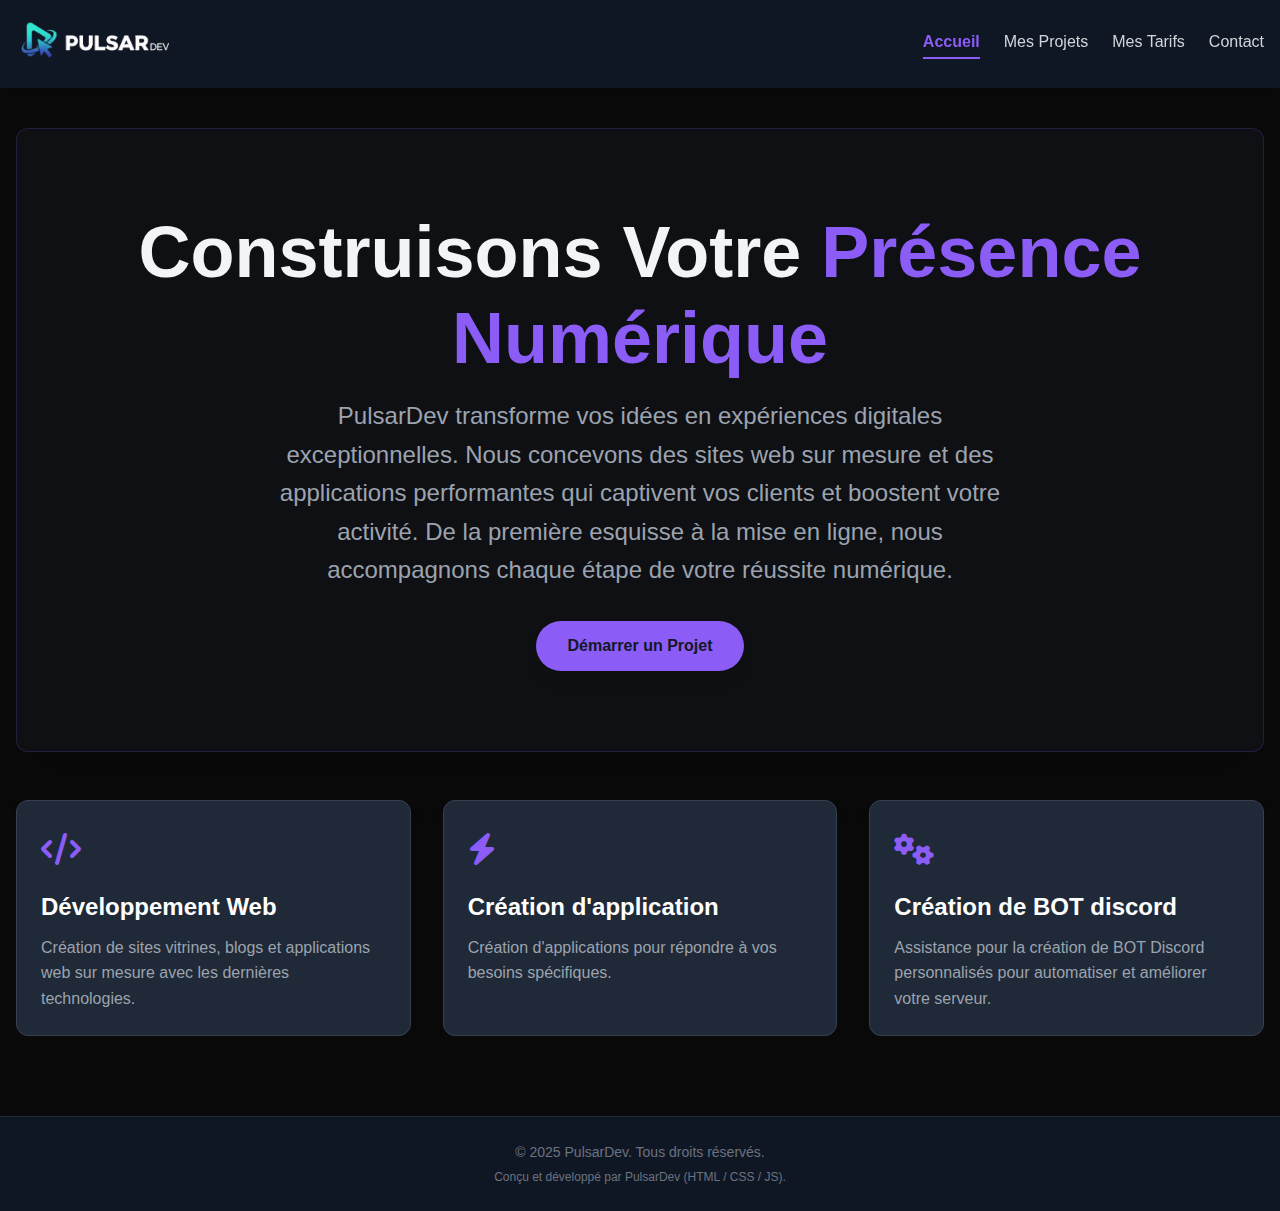
<file: index.html>
<!DOCTYPE html>
<html lang="fr">
<head>
    <meta charset="UTF-8">
    <meta name="viewport" content="width=device-width, initial-scale=1.0">
    <title>PulsarDev - Création de Sites Web & Projets Numériques</title>
    <link rel="stylesheet" href="assets/css/style.css">
    <link rel="stylesheet" href="https://cdnjs.cloudflare.com/ajax/libs/font-awesome/6.4.0/css/all.min.css">
</head>
<body class="antialiased">
    <header class="site-header">
        <nav class="main-nav">
            <a href="index.html" class="logo-link">
                <img src="assets/images/logo-pulsardev.png" alt="PulsarDev Logo" id="logo">
            </a>
            <div class="nav-desktop">
                <a href="index.html" class="nav-link active">Accueil</a>
                <a href="mesprojetsbis.html" class="nav-link">Mes Projets</a>
                <a href="mestarifs.html" class="nav-link">Mes Tarifs</a>
                <a href="contact.html" class="nav-link">Contact</a>
            </div>
            <button id="menu-button" class="mobile-menu-btn" aria-label="Menu">
                <i class="fas fa-bars"></i>
            </button>
        </nav>
        <div id="mobile-menu" class="mobile-menu">
            <a href="index.html" class="mobile-nav-link active">Accueil</a>
            <a href="mesprojets.html" class="mobile-nav-link">Mes Projets</a>
            <a href="metarifs.html" class="mobile-nav-link">Mes Tarifs</a>
            <a href="contact.html" class="mobile-nav-link">Contact</a>
        </div>
    </header>

    <main class="main-content">
        <section class="hero-section">
            <div class="hero-content">
                <h1 class="hero-title">
                    Construisons Votre <span class="text-primary">Présence Numérique</span>
                </h1>
                <p class="hero-subtitle">
                    PulsarDev transforme vos idées en expériences digitales exceptionnelles.
                    Nous concevons des sites web sur mesure et des applications performantes qui captivent vos clients et boostent votre activité.
                    De la première esquisse à la mise en ligne, nous accompagnons chaque étape de votre réussite numérique.
                </p>
                <a href="contact.html" class="cta-button">
                    Démarrer un Projet
                </a>
            </div>
        </section>

        <section class="services-section">
            <div class="services-grid">
                <div class="service-card">
                    <div class="service-icon">
                        <i class="fas fa-code"></i>
                    </div>
                    <h3 class="service-title">Développement Web</h3>
                    <p class="service-description">
                        Création de sites vitrines, blogs et applications web sur mesure avec les dernières technologies.
                    </p>
                </div>
                <div class="service-card">
                    <div class="service-icon">
                        <i class="fas fa-bolt"></i>
                    </div>
                    <h3 class="service-title">Création d'application</h3>
                    <p class="service-description">
                        Création d'applications pour répondre à vos besoins spécifiques.
                    </p>
                </div>
                <div class="service-card">
                    <div class="service-icon">
                        <i class="fas fa-cogs"></i>
                    </div>
                    <h3 class="service-title">Création de BOT discord</h3>
                    <p class="service-description">
                        Assistance pour la création de BOT Discord personnalisés pour automatiser et améliorer votre serveur.
                    </p>
                </div>
            </div>
        </section>
    </main>

    <footer class="site-footer">
        <div class="footer-content">
            <p class="footer-text">© 2025 PulsarDev. Tous droits réservés.</p>
            <p class="footer-subtext">Conçu et développé par PulsarDev (HTML / CSS / JS).</p>
        </div>
    </footer>

    <div id="status-message" class="status-message"></div>

    <script src="assets/script.js"></script>
</body>
</html>
</file>
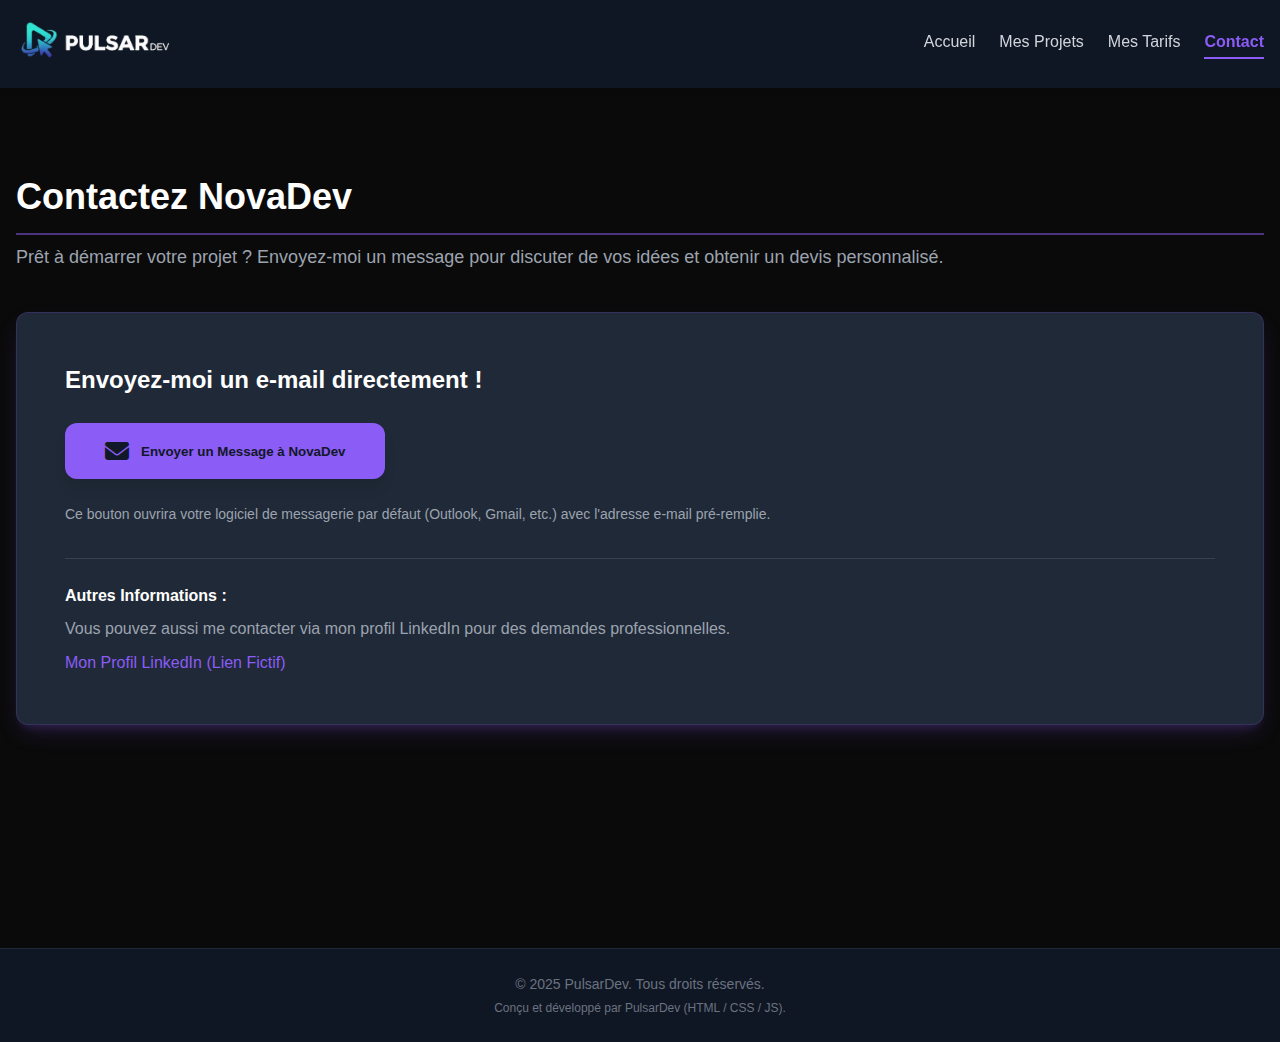
<file: contact.html>
<!DOCTYPE html>
<html lang="fr">
<head>
    <meta charset="UTF-8">
    <meta name="viewport" content="width=device-width, initial-scale=1.0">
    <title>Contact - NovaDev</title>
    <link rel="stylesheet" href="assets/css/style.css">
    <link rel="stylesheet" href="https://cdnjs.cloudflare.com/ajax/libs/font-awesome/6.4.0/css/all.min.css">
</head>
<body class="antialiased">
    <header class="site-header">
        <nav class="main-nav">
            <a href="index.html" class="logo-link">
                <img src="assets/images/logo-pulsardev.png" alt="PulsarDev Logo" id="logo">
            </a>
            <div class="nav-desktop">
                <a href="index.html" class="nav-link">Accueil</a>
                <a href="mesprojetsbis.html" class="nav-link">Mes Projets</a>
                <a href="mestarifs.html" class="nav-link">Mes Tarifs</a>
                <a href="contact.html" class="nav-link active">Contact</a>
            </div>
            <button id="menu-button" class="mobile-menu-btn" aria-label="Menu">
                <i class="fas fa-bars"></i>
            </button>
        </nav>
        <div id="mobile-menu" class="mobile-menu">
            <a href="index.html" class="mobile-nav-link">Accueil</a>
            <a href="mesprojets.html" class="mobile-nav-link">Mes Projets</a>
            <a href="metarifs.html" class="mobile-nav-link">Mes Tarifs</a>
            <a href="contact.html" class="mobile-nav-link active">Contact</a>
        </div>
    </header>

    <main class="main-content">
        <section class="contact-section">
            <div class="section-header">
                <h2 class="section-title">Contactez NovaDev</h2>
                <p class="section-subtitle">
                    Prêt à démarrer votre projet ? Envoyez-moi un message pour discuter de vos idées 
                    et obtenir un devis personnalisé.
                </p>
            </div>

            <div class="contact-card" id="contact-card">
                <p class="contact-intro">Envoyez-moi un e-mail directement !</p>
                <button id="email-button" class="email-button">
                    <i class="fas fa-envelope"></i>
                    Envoyer un Message à NovaDev
                </button>
                <p class="contact-note">
                    Ce bouton ouvrira votre logiciel de messagerie par défaut (Outlook, Gmail, etc.) 
                    avec l'adresse e-mail pré-remplie.
                </p>
                <div class="contact-info">
                    <p class="info-title">Autres Informations :</p>
                    <p class="info-text">
                        Vous pouvez aussi me contacter via mon profil LinkedIn pour des demandes professionnelles.
                    </p>
                    <a href="#" target="_blank" class="linkedin-link">
                        Mon Profil LinkedIn (Lien Fictif)
                    </a>
                </div>
            </div>
        </section>
    </main>

    <footer class="site-footer">
        <div class="footer-content">
            <p class="footer-text">© 2025 PulsarDev. Tous droits réservés.</p>
            <p class="footer-subtext">Conçu et développé par PulsarDev (HTML / CSS / JS).</p>
        </div>
    </footer>

    <div id="status-message" class="status-message"></div>

    <script src="assets/script.js"></script>
</body>
</html>
</file>
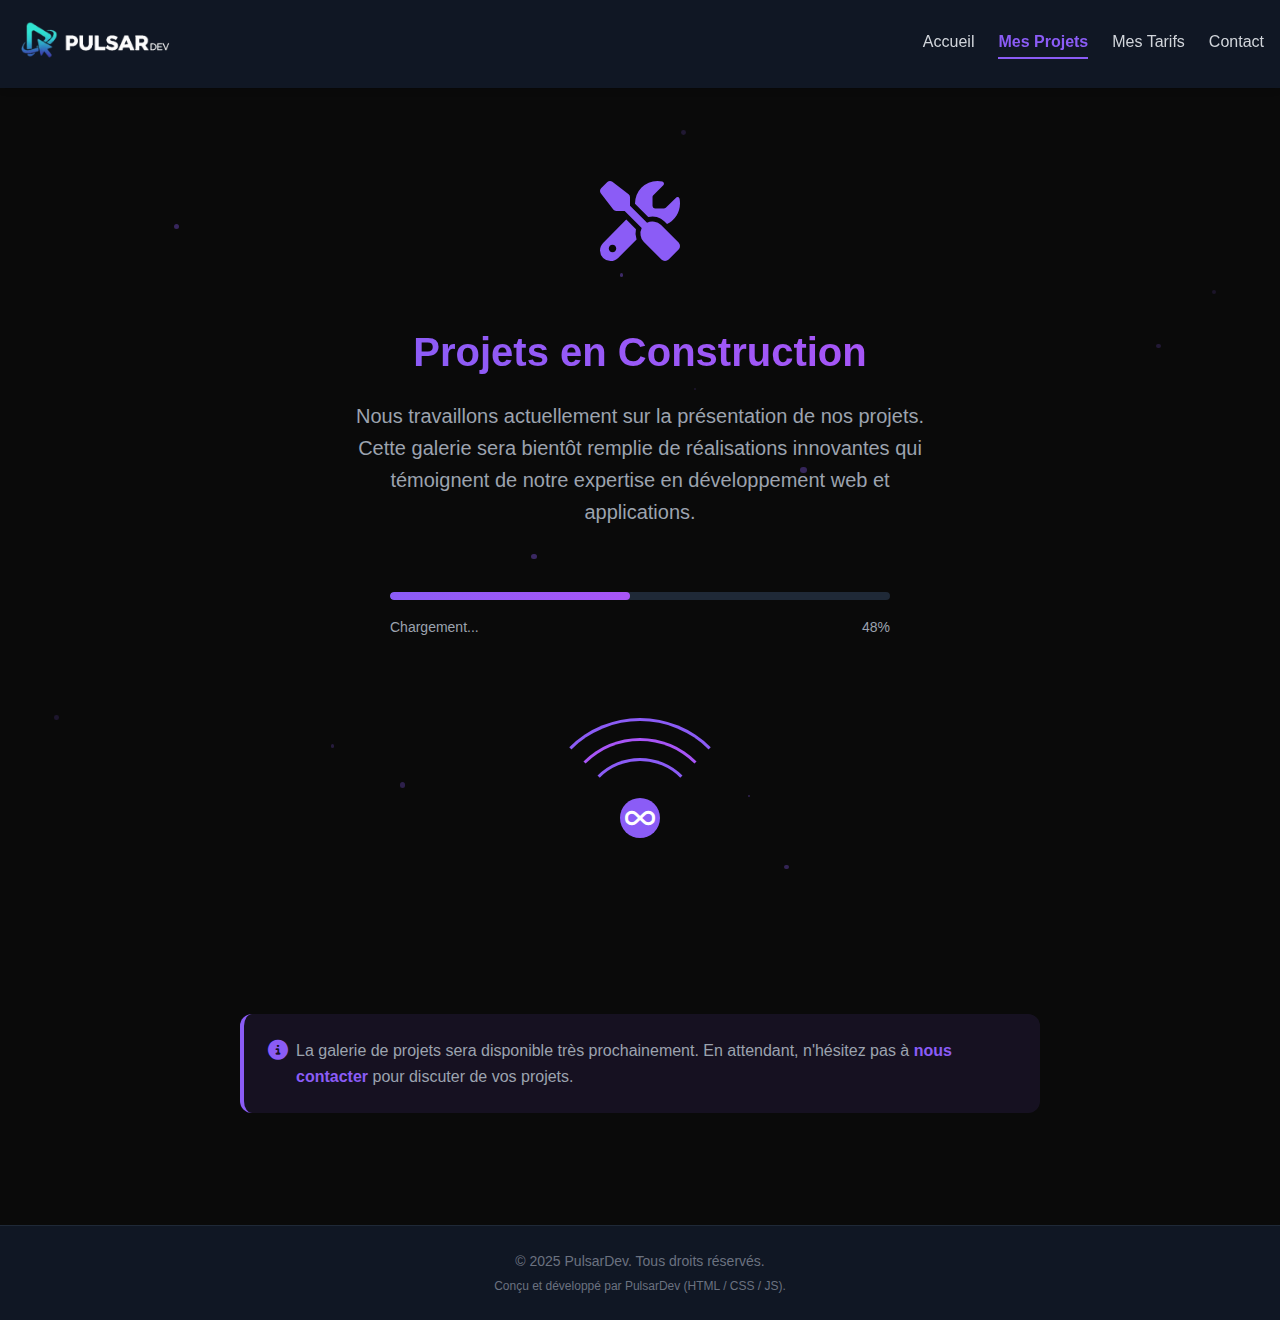
<file: mesprojetsbis.html>
<!DOCTYPE html>
<html lang="fr">
<head>
    <meta charset="UTF-8">
    <meta name="viewport" content="width=device-width, initial-scale=1.0">
    <title>Mes Projets - NovaDev</title>
    <link rel="stylesheet" href="assets/css/style.css">
    <link rel="stylesheet" href="assets/css/style-wait.css">
    <link rel="stylesheet" href="https://cdnjs.cloudflare.com/ajax/libs/font-awesome/6.4.0/css/all.min.css">
</head>
<body class="antialiased">
    <header class="site-header">
        <nav class="main-nav">
            <a href="index.html" class="logo-link">
                <img src="assets/images/logo-pulsardev.png" alt="PulsarDev Logo" id="logo">
            </a>
            <div class="nav-desktop">
                <a href="index.html" class="nav-link">Accueil</a>
                <a href="mesprojetsbis.html" class="nav-link active">Mes Projets</a>
                <a href="mestarifs.html" class="nav-link">Mes Tarifs</a>
                <a href="contact.html" class="nav-link">Contact</a>
            </div>
            <button id="menu-button" class="mobile-menu-btn" aria-label="Menu">
                <i class="fas fa-bars"></i>
            </button>
        </nav>
        <div id="mobile-menu" class="mobile-menu">
            <a href="index.html" class="mobile-nav-link">Accueil</a>
            <a href="mesprojets.html" class="mobile-nav-link active">Mes Projets</a>
            <a href="mestarifs.html" class="mobile-nav-link">Mes Tarifs</a>
            <a href="contact.html" class="mobile-nav-link">Contact</a>
        </div>
    </header>

    <main class="main-content">
        <div class="construction-container">
            <div class="construction-icon">
                <i class="fas fa-tools"></i>
            </div>
            
            <h1 class="construction-title pulse">
                Projets en Construction
            </h1>
            
            <p class="construction-subtitle">
                Nous travaillons actuellement sur la présentation de nos projets. 
                Cette galerie sera bientôt remplie de réalisations innovantes qui témoignent 
                de notre expertise en développement web et applications.
            </p>
            
            <div class="progress-container">
                <div class="progress-bar">
                    <div class="progress-fill"></div>
                </div>
                <div class="progress-text">
                    <span>Chargement...</span>
                    <span id="progress-percentage">45%</span>
                </div>
            </div>
            
            <div class="infinite-loop">
                <div class="loop-container">
                    <div class="loop-circle"></div>
                    <div class="loop-circle"></div>
                    <div class="loop-circle"></div>
                    <div class="loop-center">
                        <i class="fas fa-infinity"></i>
                    </div>
                </div>
            </div>
            
            <div class="info-box">
                <i class="fas fa-info-circle"></i>
                <p>
                    La galerie de projets sera disponible très prochainement. En attendant, 
                    n'hésitez pas à <a href="contact.html" class="info-link">nous contacter</a> 
                    pour discuter de vos projets.
                </p>
            </div>
        </div>
    </main>

    <footer class="site-footer">
        <div class="footer-content">
            <p class="footer-text">© 2025 PulsarDev. Tous droits réservés.</p>
            <p class="footer-subtext">Conçu et développé par PulsarDev (HTML / CSS / JS).</p>
        </div>
    </footer>

    <div id="status-message" class="status-message"></div>

    <script src="assets/script.js"></script>
    <script src="assets/script-wait.js"></script>
</body>
</html>
</file>
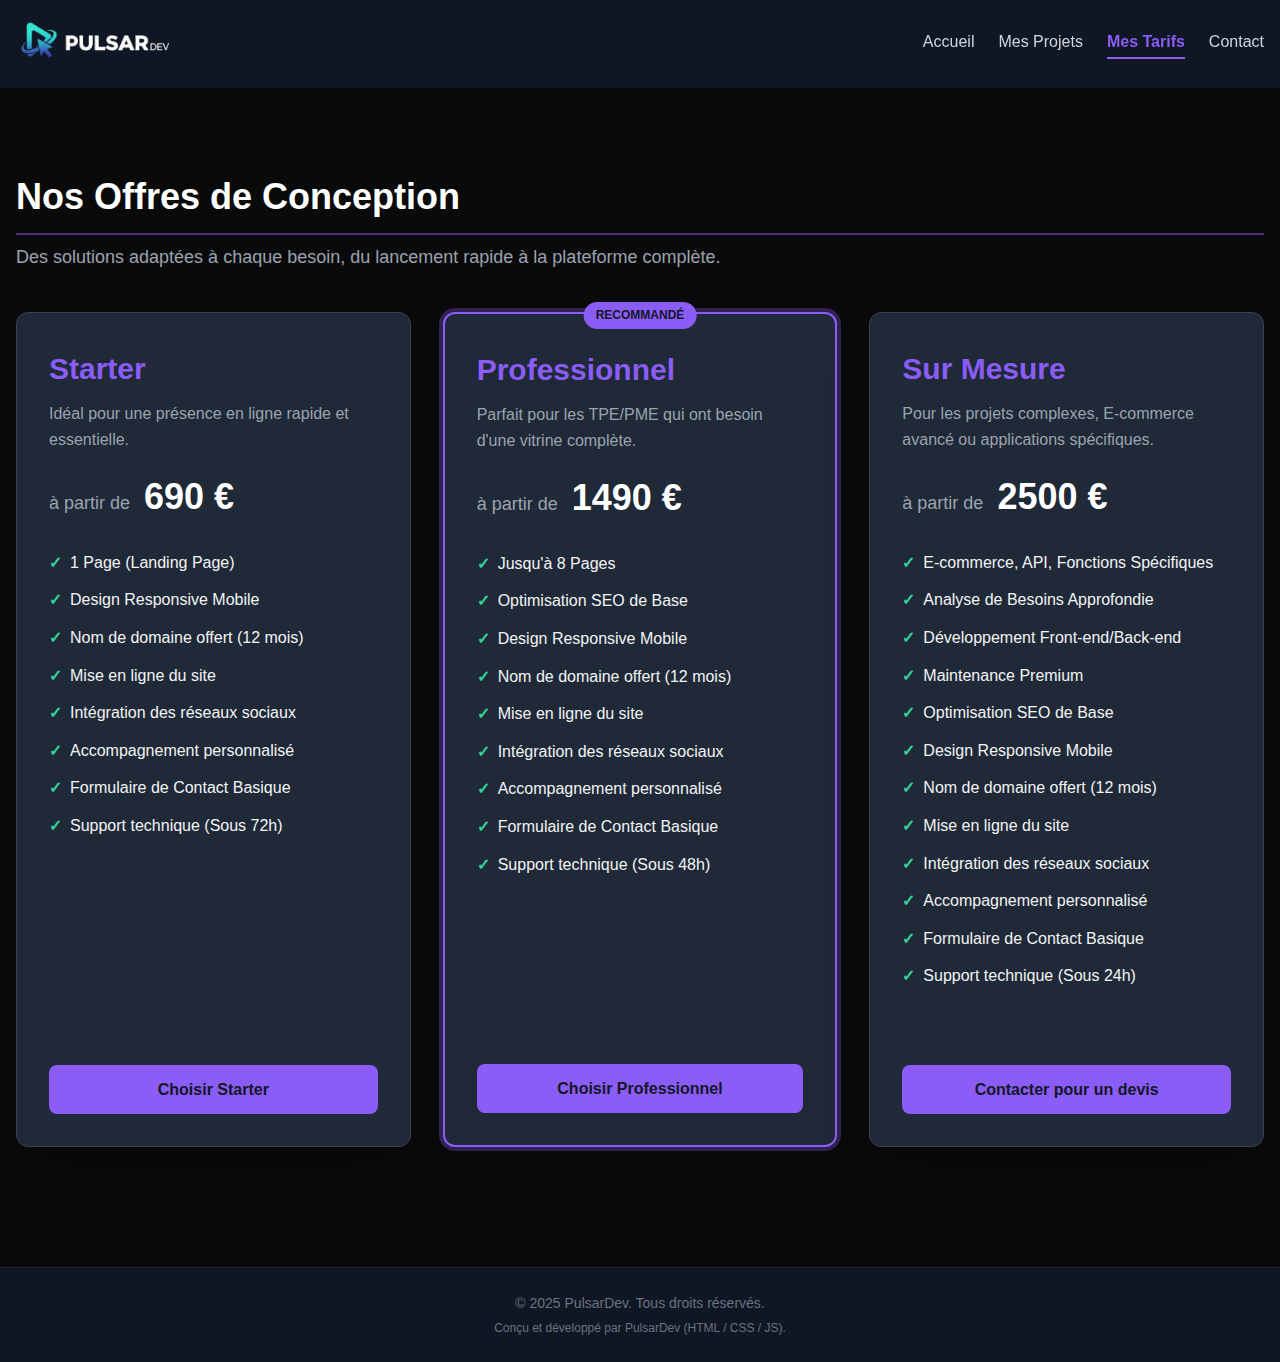
<file: mestarifs.html>
<!DOCTYPE html>
<html lang="fr">
<head>
    <meta charset="UTF-8">
    <meta name="viewport" content="width=device-width, initial-scale=1.0">
    <title>Mes Tarifs - NovaDev</title>
    <link rel="stylesheet" href="assets/css/style.css">
    <link rel="stylesheet" href="https://cdnjs.cloudflare.com/ajax/libs/font-awesome/6.4.0/css/all.min.css">
</head>
<body class="antialiased">
    <header class="site-header">
        <nav class="main-nav">
            <a href="index.html" class="logo-link">
                <img src="assets/images/logo-pulsardev.png" alt="PulsarDev Logo" id="logo">
            </a>
            <div class="nav-desktop">
                <a href="index.html" class="nav-link">Accueil</a>
                <a href="mesprojetsbis.html" class="nav-link">Mes Projets</a>
                <a href="mestarifs.html" class="nav-link active">Mes Tarifs</a>
                <a href="contact.html" class="nav-link">Contact</a>
            </div>
            <button id="menu-button" class="mobile-menu-btn" aria-label="Menu">
                <i class="fas fa-bars"></i>
            </button>
        </nav>
        <div id="mobile-menu" class="mobile-menu">
            <a href="index.html" class="mobile-nav-link">Accueil</a>
            <a href="mesprojets.html" class="mobile-nav-link">Mes Projets</a>
            <a href="metarifs.html" class="mobile-nav-link active">Mes Tarifs</a>
            <a href="contact.html" class="mobile-nav-link">Contact</a>
        </div>
    </header>

    <main class="main-content">
        <section class="pricing-section">
            <div class="section-header">
                <h2 class="section-title">Nos Offres de Conception</h2>
                <p class="section-subtitle">
                    Des solutions adaptées à chaque besoin, du lancement rapide à la plateforme complète.
                </p>
            </div>

            <div class="pricing-grid">
                <div class="pricing-card">
                    <h3 class="pricing-title">Starter</h3>
                    <p class="pricing-description">Idéal pour une présence en ligne rapide et essentielle.</p>
                    <div class="pricing-price">
                        <span class="price-label">à partir de</span> 690 €
                    </div>
                    <ul class="pricing-features">
                        <li class="feature-item included">1 Page (Landing Page)</li>
                        <li class="feature-item included">Design Responsive Mobile</li>
                        <li class="feature-item included">Nom de domaine offert (12 mois)</li>
                        <li class="feature-item included">Mise en ligne du site</li>
                        <li class="feature-item included">Intégration des réseaux sociaux</li>
                        <li class="feature-item included">Accompagnement personnalisé</li>
                        <li class="feature-item included">Formulaire de Contact Basique</li>
                        <li class="feature-item included">Support technique (Sous 72h)</li>
                    </ul>
                    <a href="contact.html" class="pricing-button">Choisir Starter</a>
                </div>

                <div class="pricing-card featured">
                    <div class="featured-badge">Recommandé</div>
                    <h3 class="pricing-title">Professionnel</h3>
                    <p class="pricing-description">Parfait pour les TPE/PME qui ont besoin d'une vitrine complète.</p>
                    <div class="pricing-price">
                        <span class="price-label">à partir de</span> 1490 €
                    </div>
                    <ul class="pricing-features">
                        <li class="feature-item included">Jusqu'à 8 Pages</li>
                        <li class="feature-item included">Optimisation SEO de Base</li>
                        <li class="feature-item included">Design Responsive Mobile</li>
                        <li class="feature-item included">Nom de domaine offert (12 mois)</li>
                        <li class="feature-item included">Mise en ligne du site</li>
                        <li class="feature-item included">Intégration des réseaux sociaux</li>
                        <li class="feature-item included">Accompagnement personnalisé</li>
                        <li class="feature-item included">Formulaire de Contact Basique</li>
                        <li class="feature-item included">Support technique (Sous 48h)</li>
                    </ul>
                    <a href="contact.html" class="pricing-button">Choisir Professionnel</a>
                </div>

                <div class="pricing-card">
                    <h3 class="pricing-title">Sur Mesure</h3>
                    <p class="pricing-description">Pour les projets complexes, E-commerce avancé ou applications spécifiques.</p>
                    <div class="pricing-price">
                        <span class="price-label">à partir de</span> 2500 €
                    </div>
                    <ul class="pricing-features">
                        <li class="feature-item included">E-commerce, API, Fonctions Spécifiques</li>
                        <li class="feature-item included">Analyse de Besoins Approfondie</li>
                        <li class="feature-item included">Développement Front-end/Back-end</li>
                        <li class="feature-item included">Maintenance Premium</li>
                        <li class="feature-item included">Optimisation SEO de Base</li>
                        <li class="feature-item included">Design Responsive Mobile</li>
                        <li class="feature-item included">Nom de domaine offert (12 mois)</li>
                        <li class="feature-item included">Mise en ligne du site</li>
                        <li class="feature-item included">Intégration des réseaux sociaux</li>
                        <li class="feature-item included">Accompagnement personnalisé</li>
                        <li class="feature-item included">Formulaire de Contact Basique</li>
                        <li class="feature-item included">Support technique (Sous 24h)</li>
                    </ul>
                    <a href="contact.html" class="pricing-button">Contacter pour un devis</a>
                </div>
            </div>
        </section>
    </main>

    <footer class="site-footer">
        <div class="footer-content">
            <p class="footer-text">© 2025 PulsarDev. Tous droits réservés.</p>
            <p class="footer-subtext">Conçu et développé par PulsarDev (HTML / CSS / JS).</p>
        </div>
    </footer>

    <div id="status-message" class="status-message"></div>

    <script src="assets/script.js"></script>
</body>
</html>
</file>
<file: assets/css/style.css>
:root {
    --color-primary: #8B5CF6;
    --color-background: #0A0A0A;
    --color-text-light: #F3F4F6;
    --color-text-mid: #9CA3AF;
    --color-card-bg: #1F2937;
    --color-gray-700: #374151;
    --color-gray-800: #1F2937;
    --color-gray-900: #111827;
    --color-green-400: #34D399;
    --color-purple-500: #A855F7;
    --shadow-primary: 0 10px 25px -5px rgba(139, 92, 246, 0.2), 0 8px 10px -6px rgba(139, 92, 246, 0.2);
}

* {
    margin: 0;
    padding: 0;
    box-sizing: border-box;
}

@import url('https://fonts.googleapis.com/css2?family=Inter:wght@300;400;600;700&display=swap');

body {
    font-family: 'Inter', sans-serif;
    background-color: var(--color-background);
    color: var(--color-text-light);
    min-height: 100vh;
    line-height: 1.6;
}

.antialiased {
    -webkit-font-smoothing: antialiased;
    -moz-osx-font-smoothing: grayscale;
}

.text-primary { color: var(--color-primary); }
.bg-primary { background-color: var(--color-primary); }
.border-primary { border-color: var(--color-primary); }

.transition-default {
    transition: all 0.3s ease;
}

.site-header {
    background-color: rgba(17, 24, 39, 0.9);
    backdrop-filter: blur(8px);
    position: sticky;
    top: 0;
    z-index: 50;
    box-shadow: 0 4px 6px -1px rgba(0, 0, 0, 0.1), 0 2px 4px -1px rgba(0, 0, 0, 0.06);
}

.main-nav {
    max-width: 80rem;
    margin: 0 auto;
    padding: 1rem 1rem;
    display: flex;
    justify-content: space-between;
    align-items: center;
}

.logo-link {
    display: inline-block;
}

#logo {
    height: 36px;    
    width: auto;
    display: block;
    max-height: 36px;
}

@media (min-width: 1280px) {
   #logo{
        height: 60px;
        max-height: 48px;
    }
}

#logo { display: inline-flex; align-items: center; gap: 8px; }

.nav-desktop {
    display: none;
}

@media (min-width: 768px) {
    .nav-desktop {
        display: flex;
        gap: 1.5rem;
    }
}

.nav-link {
    color: #D1D5DB;
    padding-bottom: 0.25rem;
    transition: all 0.3s ease;
    text-decoration: none;
    position: relative;
}

.nav-link:hover {
    color: var(--color-primary);
}

.nav-link.active {
    font-weight: 700;
    color: var(--color-primary);
}

.nav-link.active::after {
    content: '';
    position: absolute;
    bottom: 0;
    left: 0;
    width: 100%;
    height: 2px;
    background-color: var(--color-primary);
}

.mobile-menu-btn {
    display: block;
    color: #D1D5DB;
    background: none;
    border: none;
    cursor: pointer;
    font-size: 1.5rem;
    transition: color 0.3s ease;
}

.mobile-menu-btn:hover {
    color: var(--color-primary);
}

@media (min-width: 768px) {
    .mobile-menu-btn {
        display: none;
    }
}

.mobile-menu {
    display: none;
    background-color: rgba(17, 24, 39, 0.9);
    padding: 0.5rem 1rem;
}

.mobile-menu.show {
    display: flex;
    flex-direction: column;
}

.mobile-nav-link {
    color: #D1D5DB;
    padding: 0.5rem;
    border-radius: 0.375rem;
    text-decoration: none;
    transition: all 0.3s ease;
    font-weight: 500;
}

.mobile-nav-link:hover {
    background-color: rgba(31, 41, 55, 0.8);
    color: var(--color-primary);
}

.mobile-nav-link.active {
    color: var(--color-primary);
    font-weight: 700;
}

.main-content {
    max-width: 80rem;
    margin: 0 auto;
    padding: 2.5rem 1rem;
    min-height: calc(100vh - 80px);
}

.hero-section {
    margin-bottom: 3rem;
}

.hero-content {
    text-align: center;
    padding: 5rem 1rem;
    background-color: rgba(31, 41, 55, 0.2);
    border-radius: 0.75rem;
    box-shadow: 0 25px 50px -12px rgba(0, 0, 0, 0.25);
    border: 1px solid rgba(139, 92, 246, 0.2);
}

.hero-title {
    font-size: 3rem;
    font-weight: 800;
    margin-bottom: 1rem;
    line-height: 1.2;
}

@media (min-width: 640px) {
    .hero-title {
        font-size: 4.5rem;
    }
}

.hero-subtitle {
    font-size: 1.25rem;
    color: var(--color-text-mid);
    max-width: 48rem;
    margin: 0 auto 2rem;
}

@media (min-width: 640px) {
    .hero-subtitle {
        font-size: 1.5rem;
    }
}

.services-section {
    margin-top: 3rem;
}

.services-grid {
    display: grid;
    gap: 2rem;
}

@media (min-width: 768px) {
    .services-grid {
        grid-template-columns: repeat(3, 1fr);
    }
}

.service-card {
    background-color: var(--color-card-bg);
    padding: 1.5rem;
    border-radius: 0.75rem;
    box-shadow: 0 10px 15px -3px rgba(0, 0, 0, 0.1);
    border: 1px solid var(--color-gray-700);
    transition: all 0.3s ease;
}

.service-card:hover {
    border-color: rgba(139, 92, 246, 0.5);
}

.service-icon {
    font-size: 2rem;
    color: var(--color-primary);
    margin-bottom: 0.75rem;
}

.service-title {
    font-size: 1.5rem;
    font-weight: 600;
    color: white;
    margin-bottom: 0.5rem;
}

.service-description {
    color: var(--color-text-mid);
    line-height: 1.6;
}

.projects-section {
    padding: 2.5rem 0;
}

.section-header {
    margin-bottom: 2.5rem;
}

.section-title {
    font-size: 2.25rem;
    font-weight: 700;
    color: white;
    padding-bottom: 0.5rem;
    border-bottom: 2px solid rgba(139, 92, 246, 0.5);
    margin-bottom: 0.5rem;
}

.section-subtitle {
    color: var(--color-text-mid);
    font-size: 1.125rem;
}

.projects-grid {
    display: grid;
    gap: 2rem;
}

@media (min-width: 768px) {
    .projects-grid {
        grid-template-columns: repeat(2, 1fr);
    }
}

@media (min-width: 1024px) {
    .projects-grid {
        grid-template-columns: repeat(3, 1fr);
    }
}

.project-card {
    background-color: var(--color-card-bg);
    border-radius: 0.75rem;
    overflow: hidden;
    box-shadow: 0 20px 25px -5px rgba(0, 0, 0, 0.1);
    transition: all 0.3s ease;
}

.project-card:hover {
    transform: scale(1.02);
    box-shadow: 0 20px 25px -5px rgba(139, 92, 246, 0.3);
}

.project-image {
    width: 100%;
    height: 12rem;
    object-fit: cover;
}

.project-content {
    padding: 1.5rem;
}

.project-category {
    font-size: 0.875rem;
    font-weight: 600;
    color: var(--color-primary);
    display: block;
    margin-bottom: 0.5rem;
}

.project-title {
    font-size: 1.25rem;
    font-weight: 700;
    color: white;
    margin-bottom: 0.5rem;
}

.project-description {
    color: var(--color-text-mid);
    font-size: 0.875rem;
    margin-bottom: 1rem;
}

.project-link {
    color: var(--color-primary);
    font-size: 0.875rem;
    text-decoration: none;
    transition: color 0.3s ease;
    display: inline-block;
    padding-top: 0.5rem;
}

.project-link:hover {
    color: white;
}

.pricing-section {
    padding: 2.5rem 0;
}

.pricing-grid {
    display: grid;
    gap: 2rem;
}

@media (min-width: 768px) {
    .pricing-grid {
        grid-template-columns: repeat(3, 1fr);
    }
}

.pricing-card {
    display: flex;
    flex-direction: column;
    background-color: var(--color-card-bg);
    border-radius: 0.75rem;
    padding: 2rem;
    box-shadow: 0 25px 50px -12px rgba(0, 0, 0, 0.25);
    border: 1px solid var(--color-gray-700);
    transition: all 0.3s ease;
    position: relative;
}

.pricing-card:hover {
    border-color: var(--color-primary);
}

.pricing-card.featured {
    border: 2px solid var(--color-primary);
    box-shadow: 0 0 0 4px rgba(139, 92, 246, 0.3);
}

.featured-badge {
    position: absolute;
    top: -12px;
    left: 50%;
    transform: translateX(-50%);
    background-color: var(--color-primary);
    color: var(--color-gray-900);
    font-size: 0.75rem;
    font-weight: 600;
    padding: 0.25rem 0.75rem;
    border-radius: 9999px;
    text-transform: uppercase;
}

.pricing-title {
    font-size: 1.875rem;
    font-weight: 700;
    color: var(--color-primary);
    margin-bottom: 0.5rem;
}

.pricing-description {
    color: var(--color-text-mid);
    margin-bottom: 1rem;
}

.pricing-price {
    font-size: 2.25rem;
    font-weight: 800;
    color: white;
    margin-bottom: 1.5rem;
}

.price-label {
    font-size: 1.125rem;
    font-weight: 300;
    color: var(--color-text-mid);
    margin-right: 0.25rem;
}

.pricing-features {
    list-style: none;
    flex-grow: 1;
    margin-bottom: 2rem;
}

.feature-item {
    display: flex;
    align-items: center;
    margin-bottom: 0.75rem;
    color: var(--color-text-mid);
}

.feature-item.included {
    color: var(--color-text-light);
}

.feature-item.included::before {
    content: '✓';
    color: var(--color-green-400);
    margin-right: 0.5rem;
    font-weight: bold;
}

.feature-item.excluded {
    color: #6B7280;
}

.feature-item.excluded::before {
    content: '✕';
    color: #6B7280;
    margin-right: 0.5rem;
    font-weight: bold;
}

.pricing-button {
    margin-top: 2rem;
    background-color: var(--color-primary);
    color: var(--color-gray-900);
    font-weight: 700;
    padding: 0.75rem;
    border-radius: 0.5rem;
    text-align: center;
    text-decoration: none;
    transition: all 0.3s ease;
}

.pricing-button:hover {
    background-color: var(--color-purple-500);
}

.contact-section {
    padding: 2.5rem 0;
}

.contact-card {
    background-color: var(--color-card-bg);
    padding: 2rem;
    border-radius: 0.75rem;
    border: 1px solid rgba(139, 92, 246, 0.2);
    box-shadow: var(--shadow-primary);
}

@media (min-width: 768px) {
    .contact-card {
        padding: 3rem;
    }
}

.contact-intro {
    font-size: 1.5rem;
    font-weight: 600;
    color: white;
    margin-bottom: 1.5rem;
}

.email-button {
    width: 100%;
    display: flex;
    align-items: center;
    justify-content: center;
    background-color: var(--color-primary);
    color: var(--color-gray-900);
    font-weight: 700;
    padding: 1rem 2.5rem;
    border-radius: 0.75rem;
    border: none;
    cursor: pointer;
    box-shadow: 0 10px 15px -3px rgba(0, 0, 0, 0.1);
    transition: all 0.3s ease;
}

@media (min-width: 768px) {
    .email-button {
        width: auto;
    }
}

.email-button:hover {
    background-color: var(--color-purple-500);
    transform: scale(1.01);
}

.email-button i {
    font-size: 1.5rem;
    margin-right: 0.75rem;
}

.contact-note {
    color: var(--color-text-mid);
    font-size: 0.875rem;
    margin-top: 1.5rem;
}

.contact-info {
    margin-top: 2rem;
    padding-top: 1.5rem;
    border-top: 1px solid var(--color-gray-700);
}

.info-title {
    color: white;
    font-weight: 600;
    margin-bottom: 0.5rem;
}

.info-text {
    color: var(--color-text-mid);
    margin-bottom: 0.5rem;
}

.linkedin-link {
    color: var(--color-primary);
    text-decoration: none;
    transition: color 0.3s ease;
    display: block;
    margin-top: 0.5rem;
}

.linkedin-link:hover {
    color: white;
}

.cta-button {
    display: inline-block;
    background-color: var(--color-primary);
    color: var(--color-gray-900);
    font-weight: 700;
    padding: 0.75rem 2rem;
    border-radius: 9999px;
    box-shadow: 0 10px 15px -3px rgba(0, 0, 0, 0.1);
    text-decoration: none;
    transition: all 0.3s ease;
    transform: translateY(0);
}

.cta-button:hover {
    background-color: var(--color-purple-500);
    transform: scale(1.05);
}

/* Footer */
.site-footer {
    background-color: rgba(17, 24, 39, 0.9);
    margin-top: 2.5rem;
    border-top: 1px solid var(--color-gray-800);
}

.footer-content {
    max-width: 80rem;
    margin: 0 auto;
    padding: 1.5rem 1rem;
    text-align: center;
}

.footer-text {
    color: #6B7280;
    font-size: 0.875rem;
}

.footer-subtext {
    color: #6B7280;
    font-size: 0.75rem;
    margin-top: 0.25rem;
}

.status-message {
    position: fixed;
    bottom: 1.25rem;
    right: 1.25rem;
    z-index: 50;
    padding: 1rem;
    background-color: var(--color-gray-900);
    color: white;
    border-radius: 0.5rem;
    box-shadow: 0 20px 25px -5px rgba(0, 0, 0, 0.1);
    opacity: 0;
    transition: opacity 0.3s ease;
}

.status-message.show {
    opacity: 1;
}
</file>
<file: assets/css/style-wait.css>
.construction-container {
    display: flex;
    flex-direction: column;
    align-items: center;
    justify-content: center;
    min-height: 70vh;
    padding: 2rem;
    text-align: center;
}

.construction-icon {
    font-size: 5rem;
    color: var(--color-primary);
    margin-bottom: 2rem;
    position: relative;
}

.construction-title {
    font-size: 2.5rem;
    font-weight: 700;
    color: var(--color-text-light);
    margin-bottom: 1rem;
    background: linear-gradient(45deg, var(--color-primary), #A855F7);
    -webkit-background-clip: text;
    -webkit-text-fill-color: transparent;
    background-clip: text;
}

.construction-subtitle {
    font-size: 1.25rem;
    color: var(--color-text-mid);
    margin-bottom: 2rem;
    max-width: 600px;
}

.progress-container {
    width: 100%;
    max-width: 500px;
    margin: 2rem auto;
}

.progress-bar {
    width: 100%;
    height: 8px;
    background-color: var(--color-card-bg);
    border-radius: 4px;
    overflow: hidden;
    margin-bottom: 1rem;
}

.progress-fill {
    height: 100%;
    width: 45%;
    background: linear-gradient(90deg, var(--color-primary), #A855F7);
    border-radius: 4px;
    animation: progressAnimation 3s ease-in-out infinite;
}

.progress-text {
    font-size: 0.875rem;
    color: var(--color-text-mid);
    display: flex;
    justify-content: space-between;
}

.infinite-loop {
    display: flex;
    align-items: center;
    justify-content: center;
    margin: 3rem 0;
}

.loop-container {
    position: relative;
    width: 200px;
    height: 200px;
}

.loop-circle {
    position: absolute;
    width: 100%;
    height: 100%;
    border: 3px solid transparent;
    border-top: 3px solid var(--color-primary);
    border-radius: 50%;
    animation: spin 2s linear infinite;
}

.loop-circle:nth-child(2) {
    width: 80%;
    height: 80%;
    top: 10%;
    left: 10%;
    border-top-color: #A855F7;
    animation: spin 1.5s linear infinite reverse;
}

.loop-circle:nth-child(3) {
    width: 60%;
    height: 60%;
    top: 20%;
    left: 20%;
    border-top-color: #8B5CF6;
    animation: spin 1s linear infinite;
}

.loop-center {
    position: absolute;
    width: 40px;
    height: 40px;
    background-color: var(--color-primary);
    border-radius: 50%;
    top: 50%;
    left: 50%;
    transform: translate(-50%, -50%);
    display: flex;
    align-items: center;
    justify-content: center;
    color: white;
    font-size: 1.5rem;
}

.info-box {
    margin-top: 3rem;
    padding: 1.5rem;
    background-color: rgba(139, 92, 246, 0.1);
    border-radius: 12px;
    border-left: 4px solid var(--color-primary);
    display: flex;
    align-items: flex-start;
    gap: 0.5rem;
    max-width: 800px;
}

.info-box i {
    color: var(--color-primary);
    font-size: 1.25rem;
    flex-shrink: 0;
    margin-top: 0.125rem;
}

.info-box p {
    color: var(--color-text-mid);
    margin: 0;
    text-align: left;
}

.info-link {
    color: var(--color-primary);
    text-decoration: none;
    font-weight: 600;
}

.info-link:hover {
    text-decoration: underline;
}

@keyframes spin {
    0% { transform: rotate(0deg); }
    100% { transform: rotate(360deg); }
}

@keyframes progressAnimation {
    0% { width: 45%; }
    50% { width: 75%; }
    100% { width: 45%; }
}

@keyframes pulse {
    0% { opacity: 1; }
    50% { opacity: 0.7; }
    100% { opacity: 1; }
}

.pulse {
    animation: pulse 2s ease-in-out infinite;
}

@media (max-width: 768px) {
    .construction-title {
        font-size: 2rem;
    }
    
    .construction-subtitle {
        font-size: 1rem;
    }
    
    .loop-container {
        width: 150px;
        height: 150px;
    }
    
    .info-box {
        flex-direction: column;
        align-items: center;
        text-align: center;
    }
    
    .info-box p {
        text-align: center;
    }
}
</file>
